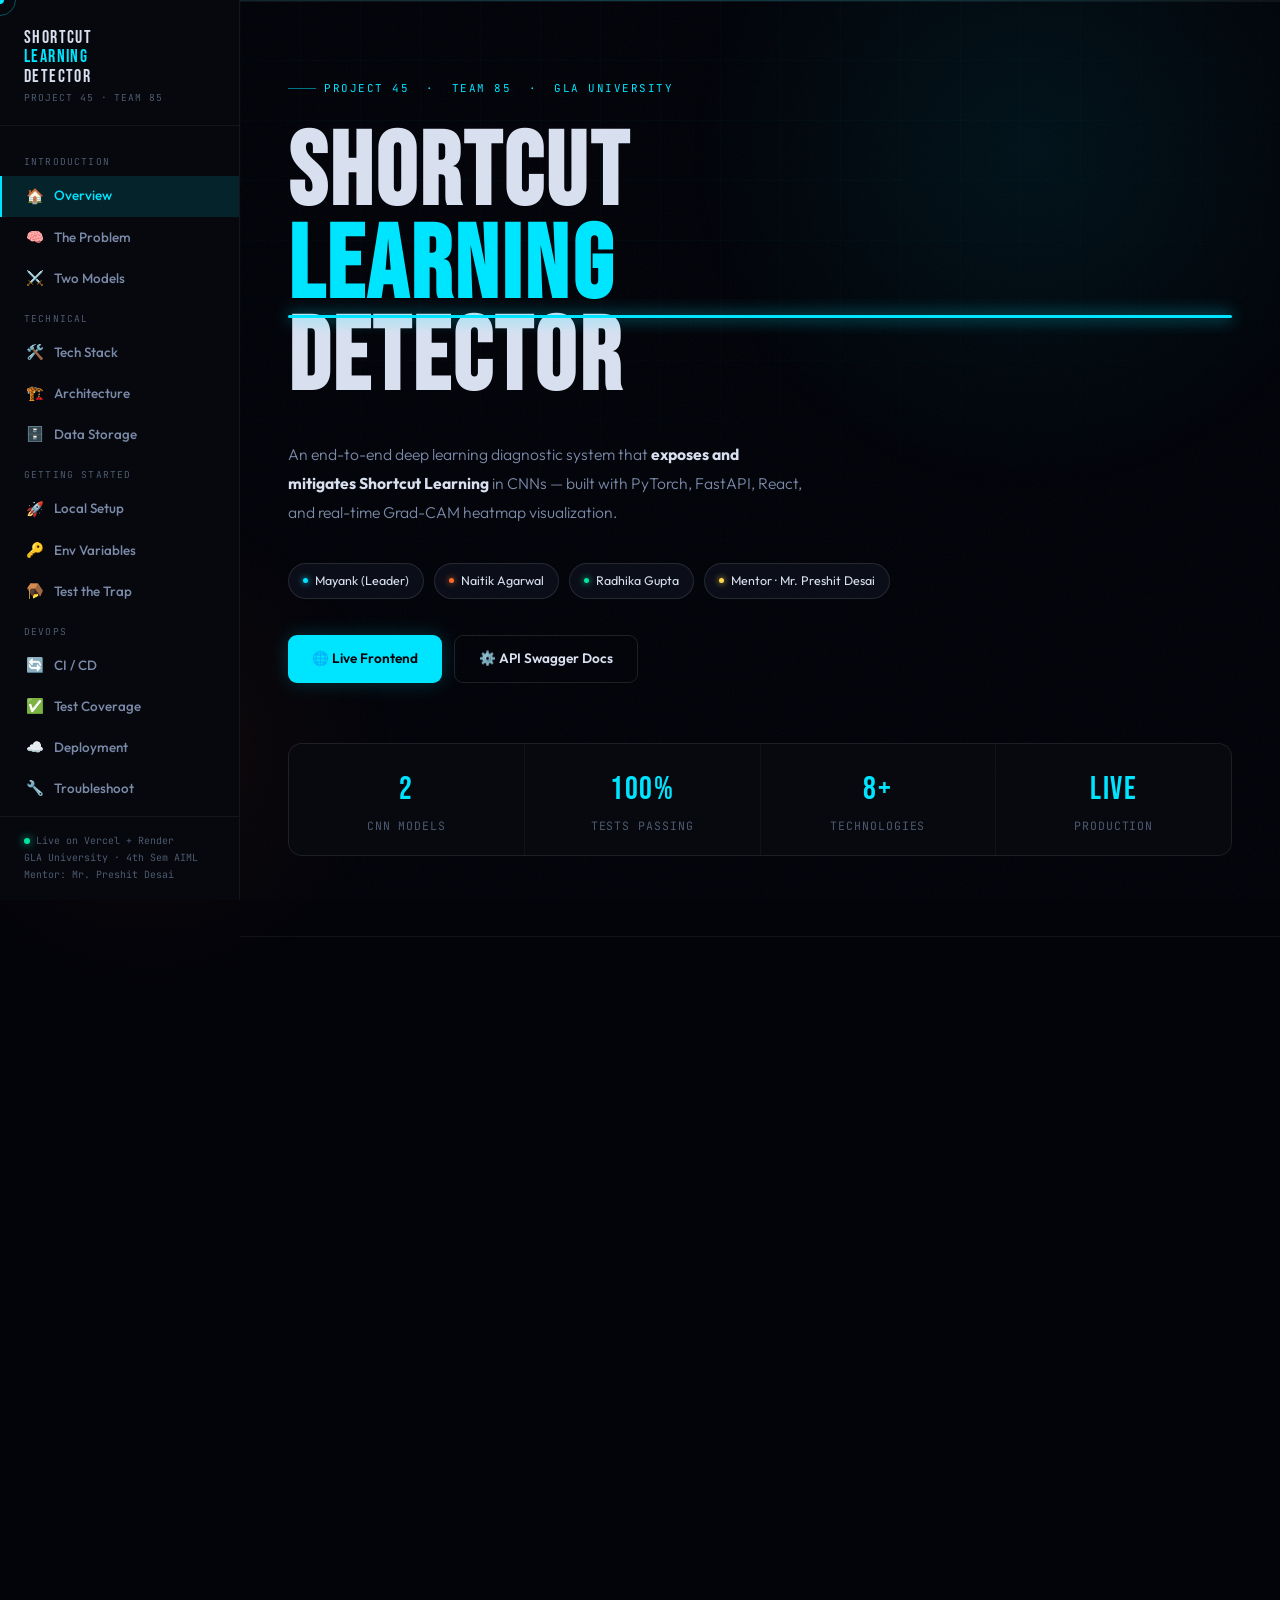
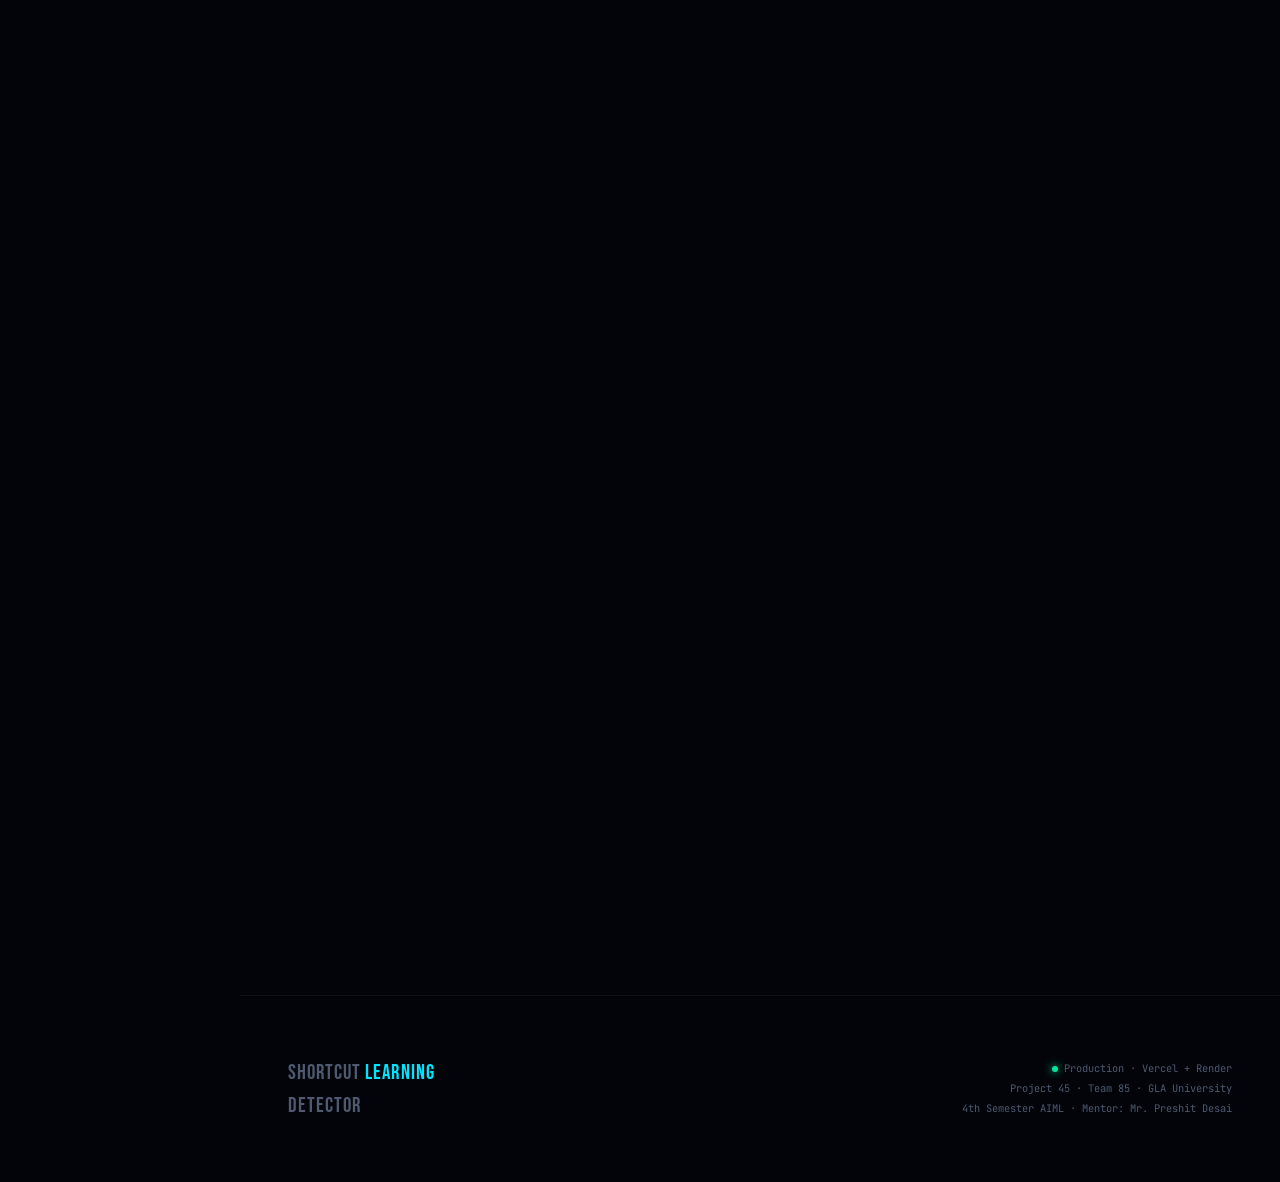
<file: index.html>
<!DOCTYPE html>
<html lang="en">
<head>
<meta charset="UTF-8"/>
<meta name="viewport" content="width=device-width,initial-scale=1.0"/>
<title>Shortcut Learning Detector · Interactive Docs</title>
<link href="https://fonts.googleapis.com/css2?family=Bebas+Neue&family=Outfit:wght@300;400;500;600;700&family=JetBrains+Mono:wght@300;400;500&display=swap" rel="stylesheet"/>
<style>
:root{
  --bg:#03040a;--s1:#07090f;--s2:#0b0e19;--s3:#101424;
  --border:rgba(255,255,255,0.055);--border2:rgba(255,255,255,0.11);
  --cyan:#00e5ff;--cyan-dim:rgba(0,229,255,0.12);
  --green:#00e5a0;--green-dim:rgba(0,229,160,0.1);
  --red:#ff3d6b;--red-dim:rgba(255,61,107,0.1);
  --orange:#ff6b2b;--yellow:#ffd84d;
  --text:#d8e0f0;--muted:#4d5a70;--muted2:#7a8aa8;
}
*{box-sizing:border-box;margin:0;padding:0}
html{scroll-behavior:smooth}
body{background:var(--bg);color:var(--text);font-family:'Outfit',sans-serif;font-weight:400;overflow-x:hidden;cursor:none;line-height:1.6}

/* CURSOR */
#cur{position:fixed;width:8px;height:8px;background:var(--cyan);border-radius:50%;pointer-events:none;z-index:9999;transform:translate(-50%,-50%);mix-blend-mode:screen}
#ring{position:fixed;width:32px;height:32px;border:1px solid rgba(0,229,255,.35);border-radius:50%;pointer-events:none;z-index:9998;transform:translate(-50%,-50%);transition:width .25s,height .25s,border-color .25s}

/* NOISE */
body::after{content:'';position:fixed;inset:0;background-image:url("data:image/svg+xml,%3Csvg viewBox='0 0 512 512' xmlns='http://www.w3.org/2000/svg'%3E%3Cfilter id='f'%3E%3CfeTurbulence type='fractalNoise' baseFrequency='.75' numOctaves='4' stitchTiles='stitch'/%3E%3C/filter%3E%3Crect width='100%25' height='100%25' filter='url(%23f)'/%3E%3C/svg%3E");opacity:.02;pointer-events:none;z-index:0}

/* ANIMATED GRID BG */
.grid-bg{position:fixed;inset:0;z-index:0;
  background-image:linear-gradient(rgba(0,229,255,.025) 1px,transparent 1px),linear-gradient(90deg,rgba(0,229,255,.025) 1px,transparent 1px);
  background-size:60px 60px;
  mask-image:radial-gradient(ellipse 80% 80% at 50% 0%,black 30%,transparent 100%)}
.glow-1{position:fixed;width:700px;height:700px;border-radius:50%;background:radial-gradient(circle,rgba(0,229,255,.07) 0%,transparent 70%);top:-200px;right:-100px;pointer-events:none;z-index:0;animation:float1 12s ease-in-out infinite}
.glow-2{position:fixed;width:500px;height:500px;border-radius:50%;background:radial-gradient(circle,rgba(255,107,43,.05) 0%,transparent 70%);bottom:-100px;left:-100px;pointer-events:none;z-index:0;animation:float2 15s ease-in-out infinite}
@keyframes float1{0%,100%{transform:translate(0,0)}50%{transform:translate(-30px,40px)}}
@keyframes float2{0%,100%{transform:translate(0,0)}50%{transform:translate(30px,-30px)}}

/* SCAN LINE */
.scan{position:fixed;top:0;left:0;right:0;height:1px;background:linear-gradient(90deg,transparent 0%,var(--cyan) 50%,transparent 100%);opacity:.2;z-index:1;animation:scan 8s linear infinite}
@keyframes scan{0%{top:-1px}100%{top:100vh}}

/* SIDEBAR NAV */
.sidebar{
  position:fixed;left:0;top:0;bottom:0;width:240px;
  background:rgba(7,9,15,.92);
  border-right:1px solid var(--border);
  z-index:100;
  display:flex;flex-direction:column;
  padding:0;
  backdrop-filter:blur(20px);
  transform:translateX(0);
  transition:transform .3s;
}
.sidebar-logo{
  padding:28px 24px 20px;
  border-bottom:1px solid var(--border);
}
.sidebar-logo-title{
  font-family:'Bebas Neue',sans-serif;
  font-size:1.1rem;letter-spacing:.08em;
  line-height:1.1;
}
.sidebar-logo-title span{color:var(--cyan)}
.sidebar-logo-sub{
  font-family:'JetBrains Mono',monospace;
  font-size:.6rem;color:var(--muted);
  letter-spacing:.1em;text-transform:uppercase;
  margin-top:4px;
}
.sidebar-nav{flex:1;overflow-y:auto;padding:16px 0}
.nav-group-label{
  font-family:'JetBrains Mono',monospace;
  font-size:.6rem;color:var(--muted);
  letter-spacing:.12em;text-transform:uppercase;
  padding:12px 24px 6px;
}
.nav-item{
  display:flex;align-items:center;gap:10px;
  padding:9px 24px;font-size:.84rem;font-weight:500;
  color:var(--muted2);text-decoration:none;
  border-left:2px solid transparent;
  transition:all .2s;cursor:pointer;
}
.nav-item:hover{color:var(--text);background:rgba(0,229,255,.04);border-left-color:rgba(0,229,255,.3)}
.nav-item.active{color:var(--cyan);background:var(--cyan-dim);border-left-color:var(--cyan)}
.nav-item .ni{font-size:.9rem;width:18px;text-align:center}
.sidebar-footer{
  padding:16px 24px;border-top:1px solid var(--border);
  font-family:'JetBrains Mono',monospace;
  font-size:.62rem;color:var(--muted);line-height:1.7;
}
.live-dot{display:inline-block;width:6px;height:6px;border-radius:50%;background:var(--green);box-shadow:0 0 8px var(--green);margin-right:6px;animation:pulse 2s infinite}
@keyframes pulse{0%,100%{opacity:1}50%{opacity:.4}}

/* MOBILE TOGGLE */
.mob-toggle{display:none;position:fixed;top:16px;left:16px;z-index:200;width:40px;height:40px;background:var(--s2);border:1px solid var(--border2);border-radius:10px;align-items:center;justify-content:center;cursor:none;font-size:1rem}

/* MAIN */
.main{margin-left:240px;position:relative;z-index:2}
.page{max-width:820px;padding:0 48px 120px}

/* HERO */
.hero{
  min-height:100vh;
  display:flex;flex-direction:column;justify-content:center;
  padding:80px 48px 80px;
  position:relative;
  border-bottom:1px solid var(--border);
}
.hero-tag{
  display:inline-flex;align-items:center;gap:8px;
  font-family:'JetBrains Mono',monospace;
  font-size:.68rem;color:var(--cyan);
  letter-spacing:.14em;text-transform:uppercase;
  margin-bottom:32px;
  opacity:0;animation:up .6s .1s ease forwards;
}
.hero-tag::before{content:'';width:28px;height:1px;background:var(--cyan);opacity:.5}
.hero-h1{
  font-family:'Bebas Neue',sans-serif;
  font-size:clamp(3.5rem,8vw,7.5rem);
  line-height:.9;letter-spacing:.03em;
  opacity:0;animation:up .7s .2s ease forwards;
  margin-bottom:6px;
}
.hero-h1 .w1{display:block;color:var(--text)}
.hero-h1 .w2{display:block;color:var(--cyan);position:relative}
.hero-h1 .w2::after{
  content:'';position:absolute;
  left:0;bottom:-4px;height:3px;width:0%;
  background:var(--cyan);border-radius:2px;
  animation:underline-grow 1s 1.2s ease forwards;
  box-shadow:0 0 16px var(--cyan);
}
@keyframes underline-grow{to{width:100%}}
.hero-h1 .w3{display:block;color:var(--text)}
.hero-p{
  font-size:.98rem;color:var(--muted2);font-weight:300;
  max-width:520px;line-height:1.85;
  margin:28px 0 36px;
  opacity:0;animation:up .6s .5s ease forwards;
}
.hero-chips{
  display:flex;flex-wrap:wrap;gap:10px;margin-bottom:36px;
  opacity:0;animation:up .6s .65s ease forwards;
}
.chip{
  display:flex;align-items:center;gap:7px;
  background:var(--s2);border:1px solid var(--border2);
  border-radius:100px;padding:7px 14px;font-size:.78rem;
  transition:all .25s;
}
.chip:hover{border-color:rgba(0,229,255,.3);background:var(--s3);transform:translateY(-1px)}
.chip-dot{width:5px;height:5px;border-radius:50%}
.hero-btns{display:flex;gap:12px;flex-wrap:wrap;opacity:0;animation:up .6s .8s ease forwards}
.btn{
  display:inline-flex;align-items:center;gap:9px;
  padding:12px 24px;border-radius:9px;
  font-size:.85rem;font-weight:600;
  text-decoration:none;transition:all .25s;
  position:relative;overflow:hidden;
}
.btn::before{content:'';position:absolute;inset:0;background:linear-gradient(90deg,transparent,rgba(255,255,255,.1),transparent);transform:translateX(-100%);transition:transform .5s}
.btn:hover::before{transform:translateX(100%)}
.btn-p{background:var(--cyan);color:#03040a;box-shadow:0 0 20px rgba(0,229,255,.2)}
.btn-p:hover{background:#2aeeff;box-shadow:0 0 36px rgba(0,229,255,.4);transform:translateY(-2px)}
.btn-s{background:transparent;color:var(--text);border:1px solid var(--border2)}
.btn-s:hover{border-color:var(--cyan);color:var(--cyan);transform:translateY(-2px)}

/* STATS ROW */
.stats{
  display:grid;grid-template-columns:repeat(4,1fr);gap:1px;
  background:var(--border);border:1px solid var(--border);
  border-radius:14px;overflow:hidden;margin-top:60px;
  opacity:0;animation:up .6s 1s ease forwards;
}
.stat{background:var(--s1);padding:20px 24px;text-align:center}
.stat-num{font-family:'Bebas Neue',sans-serif;font-size:2rem;color:var(--cyan);letter-spacing:.05em}
.stat-label{font-size:.72rem;color:var(--muted);font-family:'JetBrains Mono',monospace;text-transform:uppercase;letter-spacing:.08em;margin-top:2px}

/* SECTIONS */
.section{padding:80px 48px 0;scroll-margin-top:40px}
.sec-eyebrow{
  font-family:'JetBrains Mono',monospace;
  font-size:.65rem;color:var(--cyan);
  letter-spacing:.14em;text-transform:uppercase;
  display:flex;align-items:center;gap:10px;margin-bottom:14px;
}
.sec-eyebrow::before{content:'';width:20px;height:1px;background:var(--cyan)}
.sec-title{
  font-family:'Bebas Neue',sans-serif;
  font-size:clamp(2rem,4vw,3rem);
  letter-spacing:.04em;margin-bottom:32px;
}
.sec-title .ac{color:var(--cyan)}

/* CARDS */
.card{
  background:var(--s1);border:1px solid var(--border);
  border-radius:14px;padding:24px 28px;margin-bottom:14px;
  transition:border-color .3s,transform .3s,box-shadow .3s;
  position:relative;overflow:hidden;
}
.card::after{content:'';position:absolute;inset:0;background:linear-gradient(135deg,rgba(0,229,255,.025),transparent 50%);opacity:0;transition:opacity .3s}
.card:hover{border-color:rgba(0,229,255,.18);transform:translateY(-3px);box-shadow:0 16px 48px rgba(0,0,0,.5)}
.card:hover::after{opacity:1}
p.cb{font-size:.88rem;color:var(--muted2);line-height:1.78}

/* MODEL COMPARISON */
.model-row{display:grid;grid-template-columns:1fr 1fr;gap:14px;margin:20px 0}
.mc{border-radius:14px;padding:22px;position:relative;overflow:hidden}
.mc.b{background:linear-gradient(135deg,rgba(255,61,107,.07),rgba(255,107,43,.04));border:1px solid rgba(255,61,107,.22)}
.mc.u{background:linear-gradient(135deg,rgba(0,229,160,.07),rgba(0,229,255,.04));border:1px solid rgba(0,229,160,.22)}
.mc::before{content:'';position:absolute;top:-50px;right:-50px;width:130px;height:130px;border-radius:50%;opacity:.05}
.mc.b::before{background:var(--red)}
.mc.u::before{background:var(--green)}
.mc-badge{display:inline-block;font-family:'JetBrains Mono',monospace;font-size:.65rem;padding:3px 10px;border-radius:100px;margin-bottom:12px;letter-spacing:.08em;text-transform:uppercase}
.b .mc-badge{background:rgba(255,61,107,.14);color:var(--red)}
.u .mc-badge{background:rgba(0,229,160,.12);color:var(--green)}
.mc-name{font-weight:700;font-size:.95rem;margin-bottom:8px}
.mc-body{font-size:.81rem;color:var(--muted2);line-height:1.7}
.mc-row{display:flex;justify-content:space-between;align-items:center;padding:6px 0;border-top:1px solid rgba(255,255,255,.05);margin-top:10px;font-size:.78rem}
.mc-row-label{color:var(--muted)}
.mc-row-val{font-weight:600;font-family:'JetBrains Mono',monospace;font-size:.75rem}
.b .mc-row-val{color:var(--red)}
.u .mc-row-val{color:var(--green)}

/* TECH CHIPS */
.tech-grid{display:grid;grid-template-columns:repeat(auto-fill,minmax(140px,1fr));gap:8px;margin-top:10px}
.tc{background:var(--s2);border:1px solid var(--border);border-radius:10px;padding:12px 14px;transition:all .22s;cursor:default}
.tc:hover{border-color:rgba(0,229,255,.22);background:var(--s3);transform:translateY(-2px)}
.tc-cat{font-family:'JetBrains Mono',monospace;font-size:.58rem;color:var(--muted);text-transform:uppercase;letter-spacing:.08em;margin-bottom:4px}
.tc-name{font-weight:600;font-size:.82rem}

/* STEPS */
.steps{counter-reset:sc}
.step{display:flex;gap:18px;padding-bottom:24px;margin-bottom:24px;border-bottom:1px solid var(--border);counter-increment:sc}
.step:last-child{border-bottom:none;padding-bottom:0;margin-bottom:0}
.sn{width:34px;height:34px;flex-shrink:0;border-radius:9px;background:var(--s3);border:1px solid var(--border2);display:flex;align-items:center;justify-content:center;font-family:'JetBrains Mono',monospace;font-size:.72rem;color:var(--cyan);margin-top:2px}
.sn::before{content:counter(sc,decimal-leading-zero)}
.sb h4{font-weight:600;font-size:.9rem;margin-bottom:7px}
.sb p{font-size:.84rem;color:var(--muted2);line-height:1.7;margin-bottom:0}

/* CODE */
pre{background:#010204;border:1px solid var(--border);border-left:2px solid var(--cyan);border-radius:10px;padding:16px 20px;font-family:'JetBrains Mono',monospace;font-size:.77rem;color:#8ecfdf;overflow-x:auto;margin:10px 0 14px;line-height:1.7;position:relative}
pre .cm{color:#2d4555}
code{font-family:'JetBrains Mono',monospace;font-size:.79rem;background:rgba(0,229,255,.07);color:var(--cyan);padding:2px 7px;border-radius:5px}

/* FLOW */
.flow{display:flex;flex-wrap:wrap;align-items:center;gap:0;margin:16px 0}
.fn{background:var(--s2);border:1px solid var(--border2);border-radius:7px;padding:8px 14px;font-size:.77rem;font-weight:500;white-space:nowrap;transition:all .2s}
.fn:hover{border-color:var(--cyan);color:var(--cyan)}
.fa{padding:0 6px;color:var(--muted);font-size:.85rem}

/* TABLE */
.tw{border-radius:12px;overflow:hidden;border:1px solid var(--border);margin:14px 0}
table{width:100%;border-collapse:collapse;font-size:.83rem}
thead tr{background:var(--s2)}
th{padding:11px 16px;text-align:left;font-weight:600;font-family:'JetBrains Mono',monospace;font-size:.67rem;color:var(--muted);letter-spacing:.08em;text-transform:uppercase;border-bottom:1px solid var(--border)}
td{padding:12px 16px;border-bottom:1px solid var(--border);color:var(--muted2);vertical-align:middle}
tr:last-child td{border-bottom:none}
tr:hover td{background:rgba(255,255,255,.015)}

/* PILLS */
.pill{display:inline-block;padding:3px 10px;border-radius:100px;font-size:.7rem;font-weight:600;font-family:'JetBrains Mono',monospace}
.pc{background:rgba(0,229,255,.1);color:var(--cyan)}
.pg{background:rgba(0,229,160,.1);color:var(--green)}
.pr{background:rgba(255,61,107,.1);color:var(--red)}
.po{background:rgba(255,107,43,.1);color:var(--orange)}

/* ALERTS */
.al{border-radius:10px;padding:14px 18px;display:flex;gap:12px;align-items:flex-start;font-size:.84rem;line-height:1.7;margin:14px 0}
.ali{flex-shrink:0;margin-top:1px}
.al.w{background:rgba(255,216,77,.05);border:1px solid rgba(255,216,77,.18);color:#ffe08a}
.al.i{background:rgba(0,229,255,.04);border:1px solid rgba(0,229,255,.15);color:#7de8ff}
.al.s{background:rgba(0,229,160,.05);border:1px solid rgba(0,229,160,.18);color:#7dffc8}
.al.d{background:rgba(255,61,107,.05);border:1px solid rgba(255,61,107,.18);color:#ff9db8}

/* PIPELINE */
.pipe{margin:18px 0}
.ps{display:flex;gap:14px;align-items:flex-start;padding:16px 18px;background:var(--s1);border:1px solid var(--border);border-radius:11px;margin-bottom:7px;transition:all .25s}
.ps:hover{border-color:rgba(0,229,255,.18);background:var(--s2)}
.pn{font-family:'Bebas Neue',sans-serif;font-size:1.5rem;color:rgba(0,229,255,.18);line-height:1;flex-shrink:0;width:26px;transition:color .25s}
.ps:hover .pn{color:var(--cyan)}
.pc2 h4{font-weight:600;font-size:.88rem;margin-bottom:3px}
.pc2 p{font-size:.81rem;color:var(--muted2)}

/* TEST CARDS */
.tg{display:grid;grid-template-columns:repeat(auto-fill,minmax(220px,1fr));gap:12px;margin-top:10px}
.tc2{background:var(--s2);border:1px solid var(--border);border-radius:11px;padding:16px 18px;display:flex;gap:12px;align-items:flex-start;transition:border-color .25s}
.tc2:hover{border-color:rgba(0,229,160,.28)}
.ck{width:24px;height:24px;flex-shrink:0;background:rgba(0,229,160,.1);border-radius:6px;display:flex;align-items:center;justify-content:center;color:var(--green);font-size:.8rem}
.tc2 h4{font-weight:600;font-size:.85rem;margin-bottom:3px}
.tc2 p{font-size:.78rem;color:var(--muted2);line-height:1.6}

/* TROUBLESHOOT */
.tr2{border:1px solid var(--border);border-radius:11px;overflow:hidden;margin-bottom:10px;transition:border-color .25s}
.tr2:hover{border-color:rgba(0,229,255,.18)}
.tq{padding:14px 18px;background:var(--s1);display:flex;align-items:center;gap:10px;font-weight:600;font-size:.85rem}
.tt{font-family:'JetBrains Mono',monospace;font-size:.68rem;background:rgba(255,61,107,.12);color:var(--red);padding:2px 9px;border-radius:5px;flex-shrink:0}
.ta{padding:14px 18px;background:var(--s2);font-size:.83rem;color:var(--muted2);line-height:1.7;border-top:1px solid var(--border)}

/* ARCH DIAGRAM */
.arch{
  background:var(--s1);border:1px solid var(--border);
  border-radius:14px;padding:24px;
  font-family:'JetBrains Mono',monospace;
  font-size:.72rem;line-height:1.9;
  color:#6a8fa8;overflow-x:auto;
}
.arch .h{color:var(--cyan)}
.arch .g{color:var(--green)}
.arch .o{color:var(--orange)}
.arch .r{color:var(--red)}
.arch .y{color:var(--yellow)}

/* SCROLL REVEAL */
.rv{opacity:0;transform:translateY(28px);transition:opacity .65s ease,transform .65s ease}
.rv.on{opacity:1;transform:translateY(0)}

/* PROGRESS BAR TOP */
.progress-bar{position:fixed;top:0;left:240px;right:0;height:2px;background:var(--border);z-index:200}
.progress-fill{height:100%;background:linear-gradient(90deg,var(--cyan),var(--green));width:0%;transition:width .1s;box-shadow:0 0 8px var(--cyan)}

/* FOOTER */
.footer{padding:60px 48px;border-top:1px solid var(--border);display:flex;justify-content:space-between;align-items:center;flex-wrap:wrap;gap:20px}
.fb{font-family:'Bebas Neue',sans-serif;font-size:1.3rem;letter-spacing:.05em;color:var(--muted)}
.fb span{color:var(--cyan)}
.fi{font-family:'JetBrains Mono',monospace;font-size:.65rem;color:var(--muted);text-align:right;line-height:1.9}

/* ANIM */
@keyframes up{from{opacity:0;transform:translateY(22px)}to{opacity:1;transform:translateY(0)}}

/* SCROLLBAR */
::-webkit-scrollbar{width:4px}
::-webkit-scrollbar-track{background:transparent}
::-webkit-scrollbar-thumb{background:var(--s3);border-radius:10px}

/* RESPONSIVE */
@media(max-width:800px){
  .sidebar{transform:translateX(-100%)}
  .sidebar.open{transform:translateX(0)}
  .main{margin-left:0}
  .progress-bar{left:0}
  .mob-toggle{display:flex}
  .hero,.section{padding-left:24px;padding-right:24px}
  .page{padding:0 24px 80px}
  .model-row{grid-template-columns:1fr}
  .stats{grid-template-columns:1fr 1fr}
  .footer{padding:40px 24px;flex-direction:column;align-items:flex-start}
  .fi{text-align:left}
}
</style>
</head>
<body>

<div id="cur"></div>
<div id="ring"></div>
<div class="grid-bg"></div>
<div class="glow-1"></div>
<div class="glow-2"></div>
<div class="scan"></div>
<div class="progress-bar"><div class="progress-fill" id="prog"></div></div>

<!-- MOBILE TOGGLE -->
<button class="mob-toggle" id="mob-toggle" onclick="toggleSidebar()">☰</button>

<!-- SIDEBAR -->
<nav class="sidebar" id="sidebar">
  <div class="sidebar-logo">
    <div class="sidebar-logo-title">Shortcut<br><span>Learning</span><br>Detector</div>
    <div class="sidebar-logo-sub">Project 45 · Team 85</div>
  </div>
  <div class="sidebar-nav">
    <div class="nav-group-label">Introduction</div>
    <a class="nav-item active" onclick="scrollTo('hero')"><span class="ni">🏠</span> Overview</a>
    <a class="nav-item" onclick="scrollTo('problem')"><span class="ni">🧠</span> The Problem</a>
    <a class="nav-item" onclick="scrollTo('models')"><span class="ni">⚔️</span> Two Models</a>

    <div class="nav-group-label">Technical</div>
    <a class="nav-item" onclick="scrollTo('stack')"><span class="ni">🛠️</span> Tech Stack</a>
    <a class="nav-item" onclick="scrollTo('arch')"><span class="ni">🏗️</span> Architecture</a>
    <a class="nav-item" onclick="scrollTo('data')"><span class="ni">🗄️</span> Data Storage</a>

    <div class="nav-group-label">Getting Started</div>
    <a class="nav-item" onclick="scrollTo('setup')"><span class="ni">🚀</span> Local Setup</a>
    <a class="nav-item" onclick="scrollTo('envvars')"><span class="ni">🔑</span> Env Variables</a>
    <a class="nav-item" onclick="scrollTo('trap')"><span class="ni">🪤</span> Test the Trap</a>

    <div class="nav-group-label">DevOps</div>
    <a class="nav-item" onclick="scrollTo('cicd')"><span class="ni">🔄</span> CI / CD</a>
    <a class="nav-item" onclick="scrollTo('tests')"><span class="ni">✅</span> Test Coverage</a>
    <a class="nav-item" onclick="scrollTo('deploy')"><span class="ni">☁️</span> Deployment</a>
    <a class="nav-item" onclick="scrollTo('trouble')"><span class="ni">🔧</span> Troubleshoot</a>
  </div>
  <div class="sidebar-footer">
    <div><span class="live-dot"></span>Live on Vercel + Render</div>
    <div>GLA University · 4th Sem AIML</div>
    <div>Mentor: Mr. Preshit Desai</div>
  </div>
</nav>

<!-- MAIN CONTENT -->
<main class="main">

<!-- ══════ HERO ══════ -->
<section class="hero" id="hero">
  <div class="hero-tag">Project 45 &nbsp;·&nbsp; Team 85 &nbsp;·&nbsp; GLA University</div>
  <h1 class="hero-h1">
    <span class="w1">Shortcut</span>
    <span class="w2">Learning</span>
    <span class="w3">Detector</span>
  </h1>
  <p class="hero-p">An end-to-end deep learning diagnostic system that <strong style="color:var(--text)">exposes and mitigates Shortcut Learning</strong> in CNNs — built with PyTorch, FastAPI, React, and real-time Grad-CAM heatmap visualization.</p>
  <div class="hero-chips">
    <div class="chip"><span class="chip-dot" style="background:var(--cyan);box-shadow:0 0 6px var(--cyan)"></span>Mayank (Leader)</div>
    <div class="chip"><span class="chip-dot" style="background:var(--orange);box-shadow:0 0 6px var(--orange)"></span>Naitik Agarwal</div>
    <div class="chip"><span class="chip-dot" style="background:var(--green);box-shadow:0 0 6px var(--green)"></span>Radhika Gupta</div>
    <div class="chip"><span class="chip-dot" style="background:var(--yellow);box-shadow:0 0 6px var(--yellow)"></span>Mentor · Mr. Preshit Desai</div>
  </div>
  <div class="hero-btns">
    <a href="https://shortcut-learning-detector.vercel.app/" class="btn btn-p" target="_blank">🌐 Live Frontend</a>
    <a href="https://shortcut-learning-detector-pgcc.onrender.com/docs" class="btn btn-s" target="_blank">⚙️ API Swagger Docs</a>
  </div>
  <div class="stats">
    <div class="stat"><div class="stat-num">2</div><div class="stat-label">CNN Models</div></div>
    <div class="stat"><div class="stat-num">100%</div><div class="stat-label">Tests Passing</div></div>
    <div class="stat"><div class="stat-num">8+</div><div class="stat-label">Technologies</div></div>
    <div class="stat"><div class="stat-num">Live</div><div class="stat-label">Production</div></div>
  </div>
</section>

<!-- ══════ PROBLEM ══════ -->
<section class="section rv" id="problem">
  <div class="sec-eyebrow">Core Concept</div>
  <h2 class="sec-title">The <span class="ac">Problem</span></h2>
  <div class="card">
    <p class="cb">Deep learning models frequently <strong style="color:var(--text)">"cheat"</strong> — instead of learning the actual geometric shape of a digit, they latch onto the <em>background color</em> that was always present during training. This is called <strong style="color:var(--cyan)">Shortcut Learning</strong>, and it makes models dangerously brittle in the real world.</p>
  </div>
  <div class="arch" style="margin-top:14px">
<span class="cm">Training Signal:</span>
  Digit <span class="g">"1"</span> → always on <span class="g">GREEN</span> background

<span class="cm">What the CNN actually learns:</span>
  <span class="r">GREEN pixels</span> → predict class 1   <span class="cm">← SHORTCUT (WRONG!)</span>

<span class="cm">What it SHOULD learn:</span>
  <span class="g">Vertical stroke shape</span> → predict class 1   <span class="cm">← GEOMETRY (CORRECT)</span>

<span class="cm">Result:</span>
  Change background color → <span class="r">model fails completely</span>
  </div>
</section>

<!-- ══════ MODELS ══════ -->
<section class="section rv" id="models">
  <div class="sec-eyebrow">The Experiment</div>
  <h2 class="sec-title">Two <span class="ac">Models</span></h2>
  <div class="model-row">
    <div class="mc b">
      <span class="mc-badge">Biased</span>
      <div class="mc-name">🔴 The Cheater</div>
      <p class="mc-body">Trained on strictly color-correlated MNIST. Background color = the shortcut it exploits.</p>
      <div class="mc-row"><span class="mc-row-label">Training</span><span class="mc-row-val">Color-correlated MNIST</span></div>
      <div class="mc-row"><span class="mc-row-label">Learns</span><span class="mc-row-val">Background hue</span></div>
      <div class="mc-row"><span class="mc-row-label">Real-world</span><span class="mc-row-val">FAILS on color change</span></div>
      <div class="mc-row"><span class="mc-row-label">Grad-CAM</span><span class="mc-row-val">Highlights background</span></div>
    </div>
    <div class="mc u">
      <span class="mc-badge">Unbiased</span>
      <div class="mc-name">🟢 The Fixed</div>
      <p class="mc-body">Trained with randomized backgrounds — forced to learn actual stroke geometry.</p>
      <div class="mc-row"><span class="mc-row-label">Training</span><span class="mc-row-val">Augmented MNIST</span></div>
      <div class="mc-row"><span class="mc-row-label">Learns</span><span class="mc-row-val">Geometric stroke</span></div>
      <div class="mc-row"><span class="mc-row-label">Real-world</span><span class="mc-row-val">CORRECT always</span></div>
      <div class="mc-row"><span class="mc-row-label">Grad-CAM</span><span class="mc-row-val">Highlights digit</span></div>
    </div>
  </div>
  <div style="margin-top:14px">
    <div class="sec-eyebrow" style="margin-bottom:12px">End-to-End Flow</div>
    <div class="flow">
      <span class="fn">📤 Upload</span><span class="fa">→</span>
      <span class="fn">🔘 Model Select</span><span class="fa">→</span>
      <span class="fn">🌐 Axios POST</span><span class="fa">→</span>
      <span class="fn">⚙️ FastAPI</span><span class="fa">→</span>
      <span class="fn">🧠 PyTorch</span><span class="fa">→</span>
      <span class="fn">🔥 Grad-CAM</span><span class="fa">→</span>
      <span class="fn">📊 Dashboard</span>
    </div>
  </div>
</section>

<!-- ══════ TECH STACK ══════ -->
<section class="section rv" id="stack">
  <div class="sec-eyebrow">Technologies</div>
  <h2 class="sec-title">Full <span class="ac">Tech Stack</span></h2>
  <div class="card">
    <div class="tech-grid">
      <div class="tc"><div class="tc-cat">Frontend</div><div class="tc-name">React.js</div></div>
      <div class="tc"><div class="tc-cat">HTTP Client</div><div class="tc-name">Axios</div></div>
      <div class="tc"><div class="tc-cat">UI Hosting</div><div class="tc-name">Vercel Edge</div></div>
      <div class="tc"><div class="tc-cat">API</div><div class="tc-name">FastAPI</div></div>
      <div class="tc"><div class="tc-cat">Runtime</div><div class="tc-name">Python 3.10</div></div>
      <div class="tc"><div class="tc-cat">ASGI</div><div class="tc-name">Uvicorn</div></div>
      <div class="tc"><div class="tc-cat">ML Engine</div><div class="tc-name">PyTorch</div></div>
      <div class="tc"><div class="tc-cat">Vision</div><div class="tc-name">Torchvision</div></div>
      <div class="tc"><div class="tc-cat">Heatmaps</div><div class="tc-name">OpenCV</div></div>
      <div class="tc"><div class="tc-cat">Database</div><div class="tc-name">SQLite + ORM</div></div>
      <div class="tc"><div class="tc-cat">CDN Storage</div><div class="tc-name">Cloudinary</div></div>
      <div class="tc"><div class="tc-cat">Caching</div><div class="tc-name">Redis</div></div>
      <div class="tc"><div class="tc-cat">MLOps</div><div class="tc-name">W&amp;B</div></div>
      <div class="tc"><div class="tc-cat">Container</div><div class="tc-name">Docker</div></div>
      <div class="tc"><div class="tc-cat">Testing</div><div class="tc-name">PyTest + HTTPX</div></div>
      <div class="tc"><div class="tc-cat">CI / CD</div><div class="tc-name">GitHub Actions</div></div>
    </div>
  </div>
</section>

<!-- ══════ ARCHITECTURE ══════ -->
<section class="section rv" id="arch">
  <div class="sec-eyebrow">System Design</div>
  <h2 class="sec-title">System <span class="ac">Architecture</span></h2>
  <div class="arch">
<span class="h">┌─────────────────────────────────────────────────────┐</span>
<span class="h">│              USER BROWSER (React · Vercel)          │</span>
<span class="h">└────────────────────────┬────────────────────────────┘</span>
                         │  Axios  multipart/form-data
                         ▼
<span class="h">┌─────────────────────────────────────────────────────┐</span>
<span class="h">│              FastAPI BACKEND (Render)                │</span>
│                                                     │
│  <span class="g">┌───────────┐</span>   <span class="o">┌──────────────┐</span>   <span class="y">┌───────────┐</span>  │
│  <span class="g">│  PyTorch  │</span>──▶<span class="o">│ OpenCV       │</span>   <span class="y">│ Weights & │</span>  │
│  <span class="g">│ Inference │</span>   <span class="o">│ Grad-CAM     │</span>   <span class="y">│ Biases    │</span>  │
│  <span class="g">└───────────┘</span>   <span class="o">└──────┬───────┘</span>   <span class="y">└───────────┘</span>  │
│                         │                           │
│  <span class="r">┌───────────┐</span>   <span class="h">┌──────▼───────┐</span>   <span class="g">┌───────────┐</span>  │
│  <span class="r">│  Redis    │</span>   <span class="h">│  Cloudinary  │</span>   <span class="g">│  SQLite   │</span>  │
│  <span class="r">│  Cache    │</span>   <span class="h">│  CDN Upload  │</span>   <span class="g">│  + ORM    │</span>  │
│  <span class="r">└───────────┘</span>   <span class="h">└──────────────┘</span>   <span class="g">└───────────┘</span>  │
<span class="h">└─────────────────────────────────────────────────────┘</span>
  </div>
</section>

<!-- ══════ DATA ══════ -->
<section class="section rv" id="data">
  <div class="sec-eyebrow">Storage Strategy</div>
  <h2 class="sec-title">Data <span class="ac">Architecture</span></h2>
  <div class="card">
    <p class="cb" style="margin-bottom:18px">A hybrid strategy separates structured telemetry from heavy blobs — preventing database bloat and enabling fast CDN delivery.</p>
    <div class="tw">
      <table>
        <thead><tr><th>Store</th><th>Technology</th><th>What It Holds</th></tr></thead>
        <tbody>
          <tr><td><span class="pill pc">SQLite</span></td><td><code>predictions.db</code> · SQLAlchemy ORM</td><td>Timestamps, model, confidence, class, CDN URL</td></tr>
          <tr><td><span class="pill pg">Cloudinary</span></td><td>CDN Object Storage</td><td>Raw Grad-CAM Base64 heatmap images</td></tr>
          <tr><td><span class="pill po">Redis</span></td><td>In-memory Cache</td><td>Hot predictions — avoids redundant inference</td></tr>
        </tbody>
      </table>
    </div>
    <div class="al i"><span class="ali">💡</span><span>SQLite stores only the Cloudinary CDN URL — not the raw Base64 blob. React fetches heatmaps directly from CDN edge, the inference server is never burdened.</span></div>
  </div>
</section>

<!-- ══════ SETUP ══════ -->
<section class="section rv" id="setup">
  <div class="sec-eyebrow">Getting Started</div>
  <h2 class="sec-title">Local <span class="ac">Setup</span></h2>
  <p style="color:var(--muted2);font-size:.88rem;margin-bottom:24px">Windows PowerShell · Requires Python 3.10+ and Node.js</p>
  <div class="card">
    <div class="steps">
      <div class="step"><div class="sn"></div><div class="sb"><h4>Create &amp; Activate Virtual Environment</h4><pre>python -m venv .venv
.\.venv\Scripts\Activate.ps1</pre></div></div>
      <div class="step"><div class="sn"></div><div class="sb"><h4>Install Dependencies</h4><pre>pip install --upgrade pip
pip install -r backend/requirements.txt</pre></div></div>
      <div class="step"><div class="sn"></div><div class="sb">
        <h4>Generate Model Weights &nbsp;<span style="color:var(--red);font-family:'JetBrains Mono',monospace;font-size:.7rem">CRITICAL</span></h4>
        <p>Downloads MNIST, applies color transforms, trains both CNNs, saves <code>.pth</code> files. Skipping causes <code>FileNotFoundError</code>.</p>
        <pre>cd backend
python train_biased_model.py
python train_unbiased_model.py</pre>
      </div></div>
      <div class="step"><div class="sn"></div><div class="sb"><h4>Start FastAPI Backend</h4><pre>uvicorn main:app --reload --host 0.0.0.0 --port 8000</pre><p>Swagger docs: <code>http://localhost:8000/docs</code></p></div></div>
      <div class="step"><div class="sn"></div><div class="sb"><h4>Launch Frontend <span style="color:var(--muted);font-weight:400;font-size:.8rem">(or use live Vercel app)</span></h4><pre>cd frontend
npm install &amp;&amp; npm start</pre><p>Runs at <code>http://localhost:3000</code></p></div></div>
    </div>
  </div>
</section>

<!-- ══════ ENV VARS ══════ -->
<section class="section rv" id="envvars">
  <div class="sec-eyebrow">Configuration</div>
  <h2 class="sec-title">Environment <span class="ac">Variables</span></h2>
  <div class="card" style="margin-bottom:14px">
    <div style="font-weight:600;font-size:.88rem;margin-bottom:12px">📄 backend/.env</div>
    <pre><span class="cm"># Cloudinary — Grad-CAM image storage</span>
CLOUDINARY_CLOUD_NAME=your_cloud_name
CLOUDINARY_API_KEY=your_api_key
CLOUDINARY_API_SECRET=your_api_secret

<span class="cm"># Redis — In-memory caching</span>
REDIS_URL=redis://your_redis_url:port

<span class="cm"># Weights & Biases — MLOps tracking</span>
WANDB_API_KEY=your_wandb_api_key</pre>
  </div>
  <div class="card">
    <div style="font-weight:600;font-size:.88rem;margin-bottom:12px">📄 frontend/.env</div>
    <pre><span class="cm"># Local dev (points to your local FastAPI)</span>
REACT_APP_API_URL=http://localhost:8000</pre>
    <div class="al w"><span class="ali">⚠️</span><span><strong>Never hardcode the backend URL</strong> into React components. In Vercel's dashboard, <code>REACT_APP_API_URL</code> is set to the Render production URL.</span></div>
  </div>
</section>

<!-- ══════ TRAP ══════ -->
<section class="section rv" id="trap">
  <div class="sec-eyebrow">Demonstration</div>
  <h2 class="sec-title">Test the <span class="ac">Shortcut Trap</span></h2>
  <p style="color:var(--muted2);font-size:.88rem;margin-bottom:22px">Trigger a live misclassification and watch Grad-CAM reveal what the biased model is actually "seeing."</p>
  <div class="card">
    <div class="steps">
      <div class="step"><div class="sn"></div><div class="sb"><h4>Open an image editor (MS Paint)</h4><p>Create a new square canvas — 500 × 500 px.</p></div></div>
      <div class="step"><div class="sn"></div><div class="sb"><h4>Flood-fill background with <span style="color:var(--green)">Solid Green</span> or <span style="color:var(--red)">Solid Red</span></h4><p>Use the paint-bucket tool to color the entire canvas.</p></div></div>
      <div class="step"><div class="sn"></div><div class="sb"><h4>Draw digit <span style="color:var(--cyan)">"1"</span> in Solid White, centered</h4><p>Use a thick brush, centered on the canvas.</p></div></div>
      <div class="step"><div class="sn"></div><div class="sb">
        <h4>Upload and compare both models</h4>
        <div style="display:grid;grid-template-columns:1fr 1fr;gap:10px;margin-top:10px">
          <div class="al d" style="margin:0;font-size:.8rem"><span class="ali">🔴</span><span><strong>Biased</strong> misclassifies. Grad-CAM highlights background — ignores the digit.</span></div>
          <div class="al s" style="margin:0;font-size:.8rem"><span class="ali">🟢</span><span><strong>Unbiased</strong> correctly says "1". Grad-CAM highlights the stroke.</span></div>
        </div>
      </div></div>
    </div>
  </div>
</section>

<!-- ══════ CI/CD ══════ -->
<section class="section rv" id="cicd">
  <div class="sec-eyebrow">DevOps</div>
  <h2 class="sec-title">CI / CD <span class="ac">Pipeline</span></h2>
  <p style="color:var(--muted2);font-size:.88rem;margin-bottom:22px">Every <code>push</code> or <code>pull_request</code> to <code>main</code> triggers GitHub Actions.</p>
  <div class="pipe">
    <div class="ps"><div class="pn">01</div><div class="pc2"><h4>Environment Provisioning</h4><p><code>ubuntu-latest</code> runner · Python 3.10 · Clean reproducible build</p></div></div>
    <div class="ps"><div class="pn">02</div><div class="pc2"><h4>Dependency Installation</h4><p><code>pip install -r backend/requirements.txt</code> — PyTorch, OpenCV, FastAPI included</p></div></div>
    <div class="ps"><div class="pn">03</div><div class="pc2"><h4>PyTest Suite</h4><p>TestClient + HTTPX simulates full API cycles. <strong style="color:var(--red)">Single failure = pipeline halted.</strong></p><pre style="margin-top:10px">pytest test_main.py -v</pre></div></div>
    <div class="ps" style="border-color:rgba(0,229,160,.2)"><div class="pn" style="color:rgba(0,229,160,.25)">04</div><div class="pc2"><h4>Continuous Deployment ✓</h4><p>100% pass → Vercel + Render auto-deploy globally.</p></div></div>
  </div>
  <div class="tw" style="margin-top:18px">
    <table>
      <thead><tr><th>Component</th><th>Technology</th><th>Host</th><th>Trigger</th></tr></thead>
      <tbody>
        <tr><td><strong>Frontend UI</strong></td><td>React.js</td><td><span class="pill pc">Vercel</span></td><td>Auto · <code>main</code> merge</td></tr>
        <tr><td><strong>Backend API</strong></td><td>FastAPI · Python</td><td><span class="pill pg">Render</span></td><td>Auto · <code>main</code> merge</td></tr>
      </tbody>
    </table>
  </div>
</section>

<!-- ══════ TESTS ══════ -->
<section class="section rv" id="tests">
  <div class="sec-eyebrow">Quality Assurance</div>
  <h2 class="sec-title">Test <span class="ac">Coverage</span></h2>
  <div class="card" style="margin-bottom:14px"><p class="cb" style="margin-bottom:12px">PyTest + HTTPX simulates full API cycles without a live server.</p><pre>pytest test_main.py -v</pre></div>
  <div class="tg">
    <div class="tc2"><div class="ck">✓</div><div><h4>Endpoint Health</h4><p><code>/docs</code> and core routes return <code>200 OK</code>.</p></div></div>
    <div class="tc2"><div class="ck">✓</div><div><h4>Error Handling</h4><p>Invalid routes return <code>404 Not Found</code>.</p></div></div>
    <div class="tc2"><div class="ck">✓</div><div><h4>Model Loading</h4><p>Both <code>.pth</code> files are loadable and uncorrupted.</p></div></div>
  </div>
  <div class="al w" style="margin-top:14px"><span class="ali">⚠️</span><span><strong>100% pass rate mandatory.</strong> Any failure blocks deployment immediately.</span></div>
</section>

<!-- ══════ DEPLOY ══════ -->
<section class="section rv" id="deploy">
  <div class="sec-eyebrow">Production</div>
  <h2 class="sec-title">Live <span class="ac">Deployment</span></h2>
  <div class="card">
    <div class="tw" style="margin:0">
      <table>
        <thead><tr><th>Component</th><th>Platform</th><th>URL</th></tr></thead>
        <tbody>
          <tr><td><strong>Frontend</strong></td><td><span class="pill pc">Vercel</span></td><td><a href="https://shortcut-learning-detector.vercel.app/" style="color:var(--cyan);font-size:.8rem">shortcut-learning-detector.vercel.app</a></td></tr>
          <tr><td><strong>Backend API</strong></td><td><span class="pill pg">Render</span></td><td><a href="https://shortcut-learning-detector-pgcc.onrender.com" style="color:var(--cyan);font-size:.8rem">shortcut-learning-detector-pgcc.onrender.com</a></td></tr>
          <tr><td><strong>Swagger Docs</strong></td><td><span class="pill pg">Render</span></td><td><a href="https://shortcut-learning-detector-pgcc.onrender.com/docs" style="color:var(--cyan);font-size:.8rem">.../docs</a></td></tr>
        </tbody>
      </table>
    </div>
  </div>
</section>

<!-- ══════ TROUBLESHOOT ══════ -->
<section class="section rv" id="trouble">
  <div class="sec-eyebrow">Support</div>
  <h2 class="sec-title">Common <span class="ac">Errors</span></h2>
  <div class="tr2"><div class="tq"><span class="tt">FileNotFoundError</span> Server fails to start</div><div class="ta">Skipped model training. Run both scripts: <code>python train_biased_model.py</code> and <code>python train_unbiased_model.py</code> inside <code>backend/</code>.</div></div>
  <div class="tr2"><div class="tq"><span class="tt">ERR_CONNECTION_REFUSED</span> Upload fails</div><div class="ta">FastAPI not running. Start it with <code>uvicorn main:app --reload --port 8000</code>. Check <code>frontend/.env</code> has <code>REACT_APP_API_URL=http://localhost:8000</code>.</div></div>
  <div class="tr2"><div class="tq"><span class="tt">CUDA Error</span> Model won't load</div><div class="ta">No GPU needed. <code>main.py</code> already loads weights with <code>map_location=torch.device('cpu')</code>. No changes needed.</div></div>
  <div class="tr2"><div class="tq"><span class="tt">Cloudinary / Redis</span> Connection fails</div><div class="ta">Optional for local dev — app degrades gracefully. Add credentials to <code>backend/.env</code> for full production functionality.</div></div>
</section>

<!-- FOOTER -->
<footer class="footer">
  <div class="fb">Shortcut<span> Learning</span><br>Detector</div>
  <div class="fi">
    <div><span class="live-dot"></span>Production · Vercel + Render</div>
    <div>Project 45 · Team 85 · GLA University</div>
    <div>4th Semester AIML · Mentor: Mr. Preshit Desai</div>
  </div>
</footer>

</main>

<script>
// CURSOR
const cur=document.getElementById('cur'),ring=document.getElementById('ring');
let mx=0,my=0,rx=0,ry=0;
document.addEventListener('mousemove',e=>{mx=e.clientX;my=e.clientY;cur.style.left=mx+'px';cur.style.top=my+'px'});
(function a(){rx+=(mx-rx)*.12;ry+=(my-ry)*.12;ring.style.left=rx+'px';ring.style.top=ry+'px';requestAnimationFrame(a)})();
document.querySelectorAll('a,.card,.tc,.mc,.ps,.tr2,.nav-item,.btn').forEach(el=>{
  el.addEventListener('mouseenter',()=>{cur.style.width='14px';cur.style.height='14px';ring.style.width='48px';ring.style.height='48px';ring.style.borderColor='rgba(0,229,255,.6)'});
  el.addEventListener('mouseleave',()=>{cur.style.width='8px';cur.style.height='8px';ring.style.width='32px';ring.style.height='32px';ring.style.borderColor='rgba(0,229,255,.35)'});
});

// SCROLL REVEAL
const obs=new IntersectionObserver(e=>e.forEach(x=>{if(x.isIntersecting)x.target.classList.add('on')}),{threshold:.08,rootMargin:'0px 0px -40px 0px'});
document.querySelectorAll('.rv').forEach(el=>obs.observe(el));

// PROGRESS BAR
const prog=document.getElementById('prog');
window.addEventListener('scroll',()=>{
  const h=document.documentElement;
  const pct=(h.scrollTop/(h.scrollHeight-h.clientHeight))*100;
  prog.style.width=pct+'%';
});

// ACTIVE NAV
const sections=['hero','problem','models','stack','arch','data','setup','envvars','trap','cicd','tests','deploy','trouble'];
const navItems=document.querySelectorAll('.nav-item');
window.addEventListener('scroll',()=>{
  let cur2='hero';
  sections.forEach(id=>{
    const el=document.getElementById(id);
    if(el&&window.scrollY>=el.offsetTop-200)cur2=id;
  });
  navItems.forEach(n=>{
    const match=n.getAttribute('onclick')&&n.getAttribute('onclick').includes("'"+cur2+"'");
    n.classList.toggle('active',match);
  });
});

// SCROLL TO
function scrollTo(id){
  const el=document.getElementById(id);
  if(el)el.scrollIntoView({behavior:'smooth'});
  if(window.innerWidth<800)document.getElementById('sidebar').classList.remove('open');
}

// MOBILE SIDEBAR
function toggleSidebar(){document.getElementById('sidebar').classList.toggle('open')}
</script>
</body>
</html>
</file>
